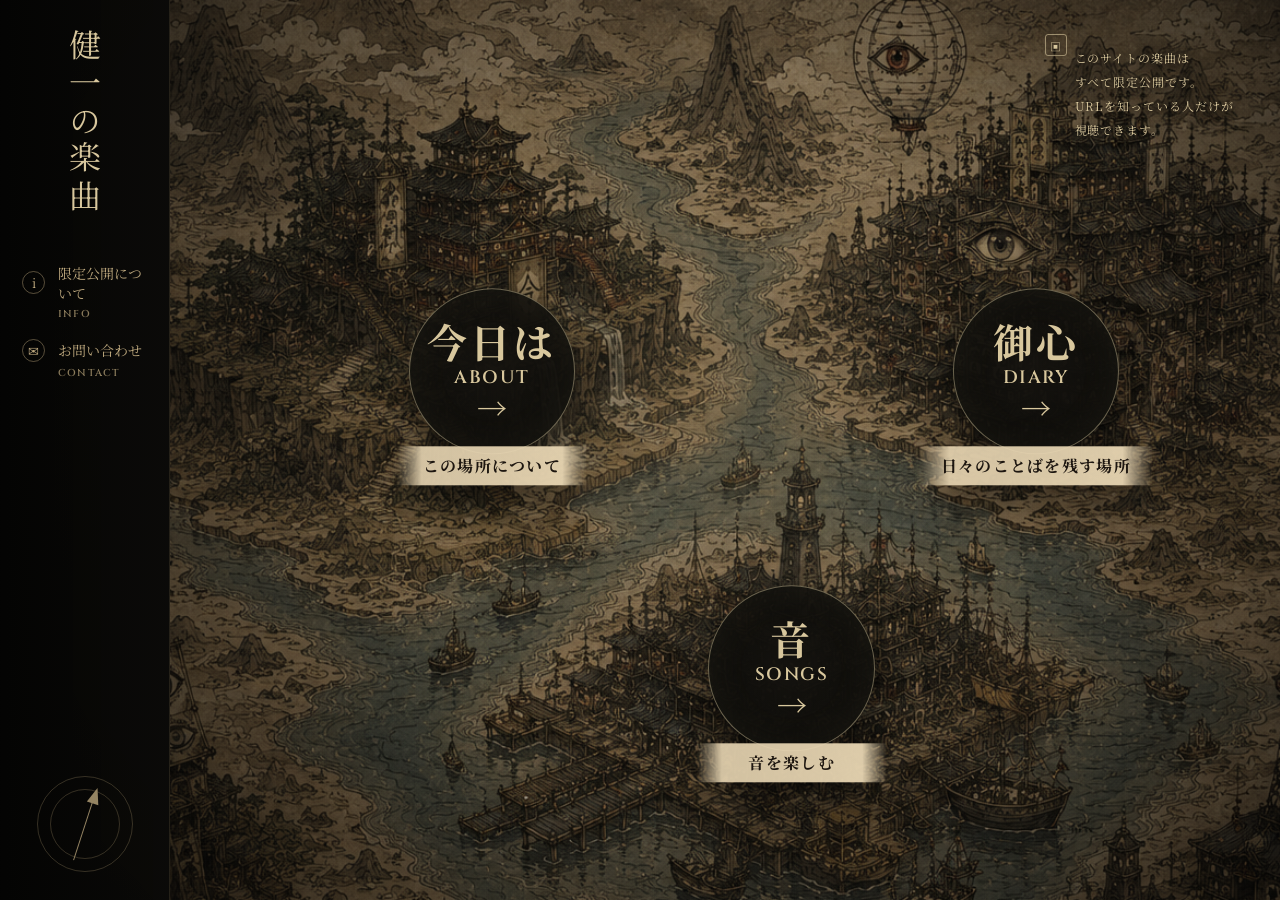
<file: index.html>
<!doctype html>
<html lang="ja">
<head>
  <meta charset="utf-8" />
  <meta name="viewport" content="width=device-width, initial-scale=1" />
  <title>健一の楽曲 | KENICHI MUSIC ARCHIVE</title>
  <link rel="preconnect" href="https://fonts.googleapis.com">
  <link rel="preconnect" href="https://fonts.gstatic.com" crossorigin>
  <link href="https://fonts.googleapis.com/css2?family=Cinzel:wght@400;600&family=Noto+Serif+JP:wght@400;600;700&display=swap" rel="stylesheet">
  <link rel="stylesheet" href="./style.css" />
</head>
<body>
  <main class="site">
    <aside class="sidebar">
      <div class="brand">
        <div class="brand-ja">健一の楽曲</div>
      </div>

      <nav class="side-menu" aria-label="補助メニュー">
        <a href="#info"><span class="icon">i</span><span>限定公開について</span><small>INFO</small></a>
        <a href="#contact"><span class="icon">✉</span><span>お問い合わせ</span><small>CONTACT</small></a>
      </nav>

      <div class="compass" aria-hidden="true">
        <div class="needle"></div>
      </div>
    </aside>

    <section class="map-stage" aria-label="健一の楽曲 トップページ">
      <div class="top-note">
        <span class="lock">▣</span>
        <p>このサイトの楽曲は<br>すべて限定公開です。<br>URLを知っている人だけが<br>視聴できます。</p>
      </div>

      <a class="map-link map-link-about" href="./about.html" aria-label="今日は 説明ページへ">
        <span class="circle">
          <strong style="font-size: 40px;">今日は</strong>
          <b>ABOUT</b>
          <i>→</i>
        </span>
        <span class="ribbon">この場所について</span>
      </a>

      <a class="map-link map-link-diary" href="./diary.html" aria-label="御心 日記ページへ">
        <span class="circle">
          <strong style="font-size: 40px;">御心</strong>
          <b>DIARY</b>
          <i>→</i>
        </span>
        <span class="ribbon">日々のことばを残す場所</span>
      </a>

      <a class="map-link map-link-songs" href="./songs.html" aria-label="音 楽曲一覧へ">
        <span class="circle">
          <strong style="font-size: 40px;">音</strong>
          <b>SONGS</b>
          <i>→</i>
        </span>
        <span class="ribbon">音を楽しむ</span>
      </a>
    </section>
  </main>
</body>
</html>
</file>
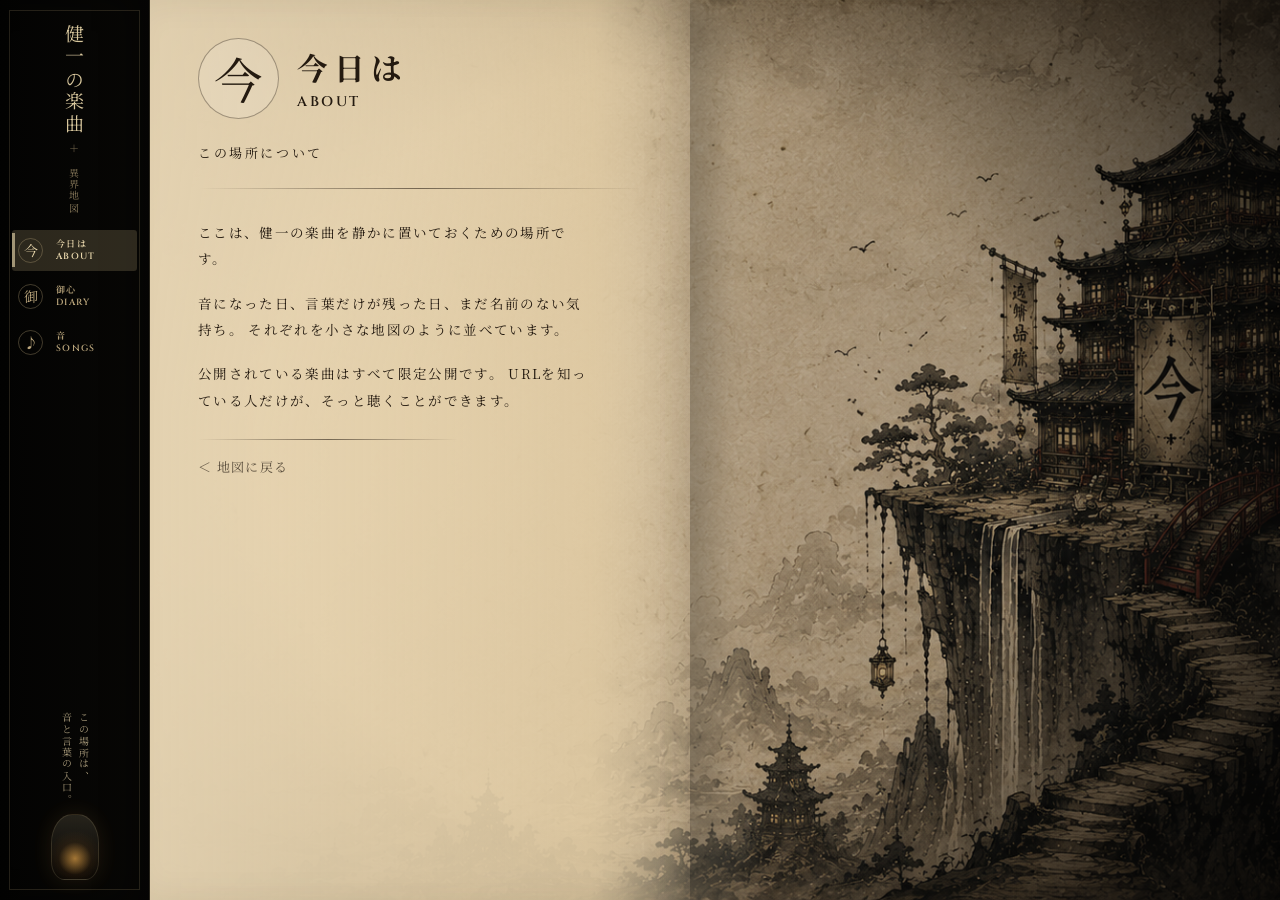
<file: about.html>
<!doctype html>
<html lang="ja">
<head>
  <meta charset="utf-8" />
  <meta name="viewport" content="width=device-width, initial-scale=1" />
  <title>今日は | ABOUT</title>
  <link rel="preconnect" href="https://fonts.googleapis.com">
  <link rel="preconnect" href="https://fonts.gstatic.com" crossorigin>
  <link href="https://fonts.googleapis.com/css2?family=Cinzel:wght@400;600&family=Noto+Serif+JP:wght@400;600;700&display=swap" rel="stylesheet">
  <link rel="stylesheet" href="./about.css" />
  <link rel="stylesheet" href="./common.css" />
</head>
<body>
  <main class="about-site">
    <aside class="page-sidebar">
      <a class="page-brand" href="./index.html" aria-label="トップページへ">
        <span>健一の楽曲</span>
        <small>＋ 異界地図</small>
      </a>

      <nav class="page-nav" aria-label="メインメニュー">
        <a class="active" href="./about.html"><span>今</span><small>今日は<br>ABOUT</small></a>
        <a href="./diary.html"><span>御</span><small>御心<br>DIARY</small></a>
        <a href="./songs.html"><span>♪</span><small>音<br>SONGS</small></a>
      </nav>

      <p class="page-copy">この場所は、<br>音と言葉の入口。</p>
      <div class="page-lantern" aria-hidden="true"></div>
    </aside>

    <section class="about-paper" aria-label="今日は 説明ページ">
      <header class="about-title">
        <div class="seal">今</div>
        <div>
          <h1>今日は</h1>
          <p class="en">ABOUT</p>
        </div>
      </header>

      <p class="lead">この場所について</p>
      <div class="divider"></div>

      <article class="about-text">
        <p>
          ここは、健一の楽曲を静かに置いておくための場所です。
        </p>
        <p>
          音になった日、言葉だけが残った日、まだ名前のない気持ち。
          それぞれを小さな地図のように並べています。
        </p>
        <p>
          公開されている楽曲はすべて限定公開です。
          URLを知っている人だけが、そっと聴くことができます。
        </p>
      </article>

      <div class="bottom-line"></div>
      <a class="back-link" href="./index.html">＜ 地図に戻る</a>
    </section>
  </main>
</body>
</html>
</file>
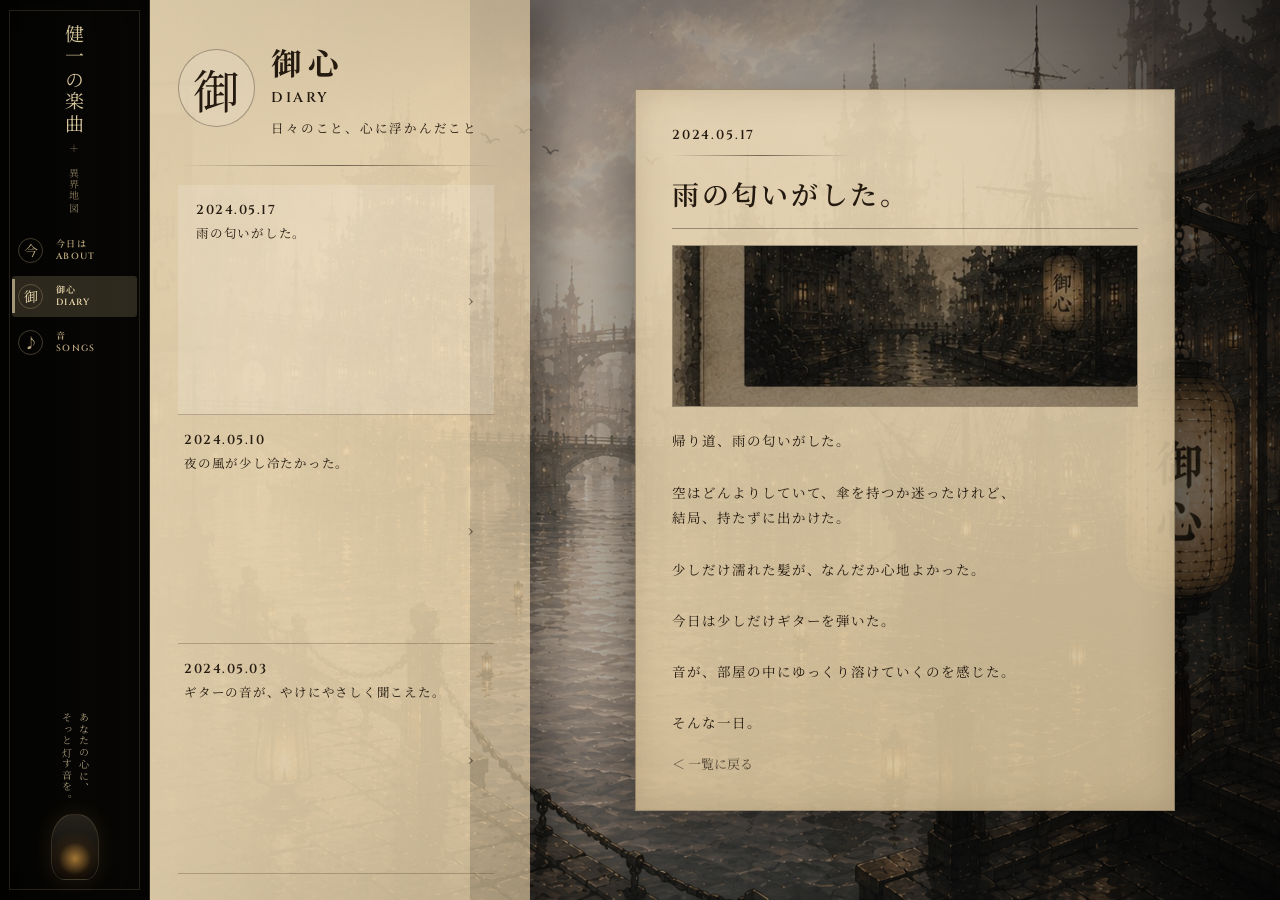
<file: diary.html>
<!doctype html>
<html lang="ja">
<head>
  <meta charset="utf-8" />
  <meta name="viewport" content="width=device-width, initial-scale=1" />
  <title>御心 | DIARY</title>
  <link rel="preconnect" href="https://fonts.googleapis.com">
  <link rel="preconnect" href="https://fonts.gstatic.com" crossorigin>
  <link href="https://fonts.googleapis.com/css2?family=Cinzel:wght@400;600&family=Noto+Serif+JP:wght@400;600;700&display=swap" rel="stylesheet">
  <link rel="stylesheet" href="./diary.css" />
  <link rel="stylesheet" href="./common.css" />
</head>
<body>
  <main class="diary-site">
    <aside class="page-sidebar">
      <a class="page-brand" href="./index.html" aria-label="トップページへ">
        <span>健一の楽曲</span>
        <small>＋ 異界地図</small>
      </a>

      <nav class="page-nav" aria-label="メインメニュー">
        <a href="./about.html"><span>今</span><small>今日は<br>ABOUT</small></a>
        <a class="active" href="./diary.html"><span>御</span><small>御心<br>DIARY</small></a>
        <a href="./songs.html"><span>♪</span><small>音<br>SONGS</small></a>
      </nav>

      <p class="page-copy">あなたの心に、<br>そっと灯す音を。</p>
      <div class="page-lantern" aria-hidden="true"></div>
    </aside>

    <section class="diary-index">
      <header class="diary-title">
        <div class="seal">御</div>
        <div>
          <h1>御心</h1>
          <p class="en">DIARY</p>
          <p class="lead">日々のこと、心に浮かんだこと</p>
        </div>
      </header>

      <div class="divider"></div>
      <div id="entryList" class="entry-list" aria-label="日記一覧"></div>
    </section>

    <section class="diary-article" aria-live="polite">
      <article class="paper-card" id="article">
        <p class="article-date" id="articleDate"></p>
        <div class="mini-divider"></div>
        <h2 id="articleTitle">読み込み中...</h2>
        <div class="article-image-wrap" id="articleImageWrap" hidden>
          <img id="articleImage" alt="" />
        </div>
        <div class="article-body" id="articleBody"></div>
        <a class="back-link" href="#list">＜ 一覧に戻る</a>
      </article>
    </section>
  </main>

  <script src="./diary.js"></script>
</body>
</html>
</file>
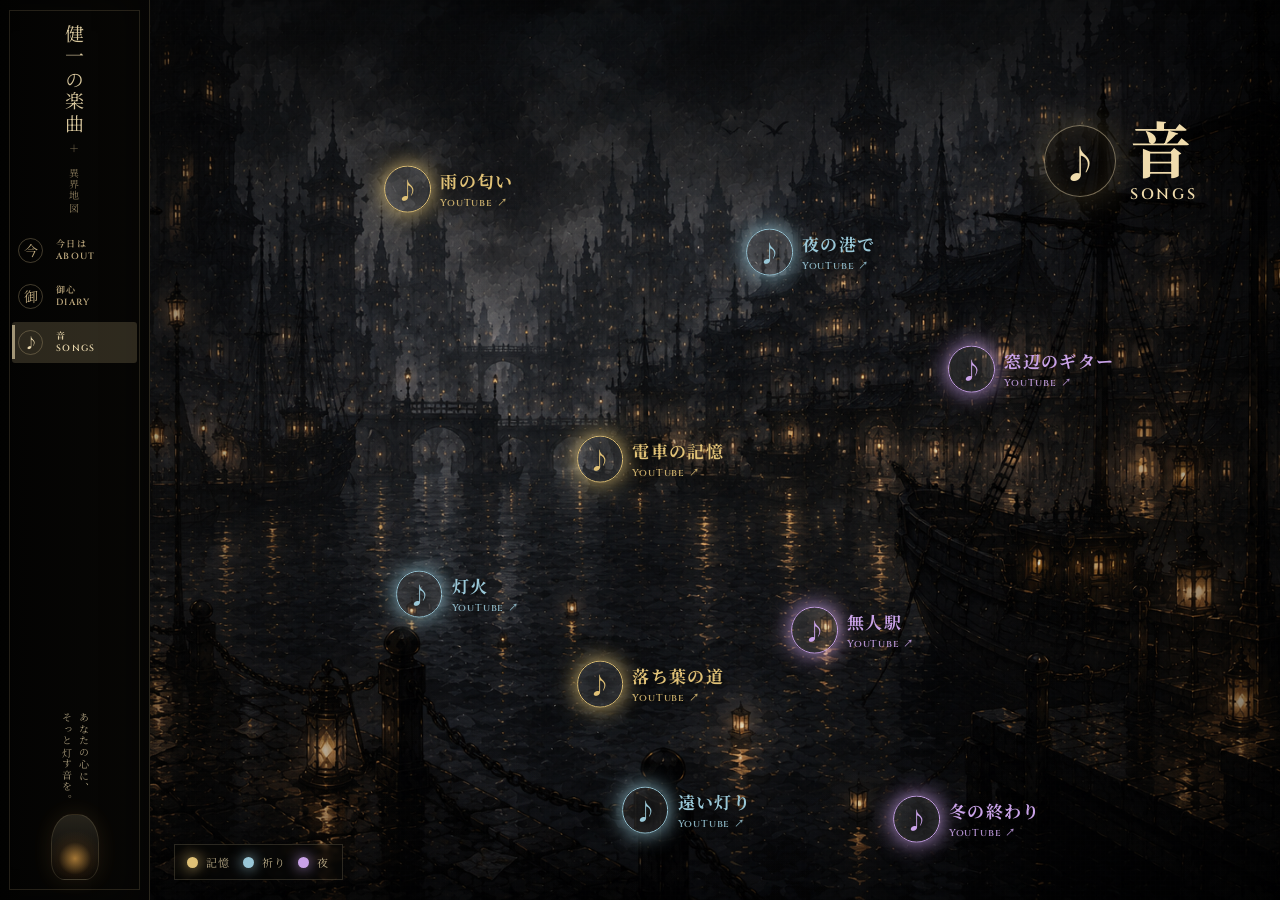
<file: songs.html>
<!doctype html>
<html lang="ja">
<head>
  <meta charset="utf-8" />
  <meta name="viewport" content="width=device-width, initial-scale=1" />
  <title>音 | SONGS</title>
  <link rel="preconnect" href="https://fonts.googleapis.com">
  <link rel="preconnect" href="https://fonts.gstatic.com" crossorigin>
  <link href="https://fonts.googleapis.com/css2?family=Cinzel:wght@400;600&family=Noto+Serif+JP:wght@400;600;700&display=swap" rel="stylesheet">
  <link rel="stylesheet" href="./songs.css" />
  <link rel="stylesheet" href="./common.css" />
</head>
<body>
  <main class="songs-site">
    <aside class="page-sidebar">
      <a class="page-brand" href="./index.html" aria-label="トップページへ">
        <span>健一の楽曲</span>
        <small>＋ 異界地図</small>
      </a>

      <nav class="page-nav" aria-label="メインメニュー">
        <a href="./about.html"><span>今</span><small>今日は<br>ABOUT</small></a>
        <a href="./diary.html"><span>御</span><small>御心<br>DIARY</small></a>
        <a class="active" href="./songs.html"><span>♪</span><small>音<br>SONGS</small></a>
      </nav>

      <p class="page-copy">あなたの心に、<br>そっと灯す音を。</p>
      <div class="page-lantern" aria-hidden="true"></div>
    </aside>

    <section class="songs-stage" aria-label="音 楽曲一覧">
      <header class="songs-title">
        <p class="seal">♪</p>
        <div>
          <h1>音</h1>
          <p>SONGS</p>
        </div>
      </header>

      <section class="songs-legend" aria-label="曲の種類">
        <p><i class="tone tone-diary"></i>記憶</p>
        <p><i class="tone tone-prayer"></i>祈り</p>
        <p><i class="tone tone-night"></i>夜</p>
      </section>

      <div id="songList" class="song-list" aria-live="polite"></div>

    </section>
  </main>

  <template id="songTemplate">
    <a class="song-pin" target="_blank" rel="noopener noreferrer">
      <span class="orb">♪</span>
      <span class="song-body">
        <strong></strong>
        <small>YouTube ↗</small>
      </span>
    </a>
  </template>

  <script src="./songs.js"></script>
</body>
</html>
</file>
<file: style.css>
:root {
  --ink: #0e0d0a;
  --panel: rgba(9, 9, 7, .86);
  --gold: #bca77d;
  --gold-soft: #d8c79d;
  --paper: #e7d5b2;
  --line: rgba(207, 184, 134, .28);
}

* { box-sizing: border-box; }

body {
  margin: 0;
  min-height: 100vh;
  color: var(--gold-soft);
  background: #080806;
  font-family: "Noto Serif JP", serif;
  overflow-x: hidden;
}

.site {
  min-height: 100vh;
  display: grid;
  grid-template-columns: 170px 1fr;
  background:
    radial-gradient(circle at 50% 45%, transparent 48%, rgba(0,0,0,.5) 83%, rgba(0,0,0,.9) 100%);
}

.sidebar {
  position: relative;
  z-index: 5;
  min-height: 100vh;
  padding: 28px 22px;
  background: linear-gradient(90deg, rgba(4,4,3,.96), rgba(12,11,9,.82));
  border-right: 1px solid rgba(188,167,125,.18);
  display: flex;
  flex-direction: column;
  align-items: center;
}

.brand { text-align: center; margin-bottom: 46px; }
.brand-ja {
  writing-mode: vertical-rl;
  text-orientation: upright;
  letter-spacing: .18em;
  font-size: 32px;
  line-height: 1.55;
}
.brand-en {
  margin-top: 22px;
  font: 600 12px/1.35 "Cinzel", serif;
  letter-spacing: .12em;
  color: rgba(188,167,125,.68);
}

.side-menu { width: 100%; display: grid; gap: 18px; }
.side-menu a, .side-menu button {
  all: unset;
  cursor: pointer;
  display: grid;
  grid-template-columns: 24px 1fr;
  column-gap: 12px;
  align-items: center;
  color: var(--gold);
  font-size: 14px;
}
.side-menu small {
  grid-column: 2;
  margin-top: 4px;
  font: 600 10px "Cinzel", serif;
  letter-spacing: .12em;
  color: rgba(188,167,125,.72);
}
.icon {
  width: 23px; height: 23px;
  border: 1px solid rgba(188,167,125,.45);
  border-radius: 50%;
  display: grid; place-items: center;
  font-size: 13px;
}

.compass {
  margin-top: auto;
  width: 96px; height: 96px;
  border: 1px solid rgba(188,167,125,.34);
  border-radius: 50%;
  position: relative;
  opacity: .78;
}
.compass::before, .compass::after {
  content: "";
  position: absolute;
  inset: 12px;
  border: 1px solid rgba(188,167,125,.18);
  border-radius: 50%;
}
.needle {
  position: absolute;
  left: 50%; top: 11px;
  width: 1px; height: 74px;
  background: var(--gold);
  transform: translateX(-50%) rotate(18deg);
}
.needle::after {
  content: "";
  position: absolute;
  left: -5px; top: -2px;
  border-left: 6px solid transparent;
  border-right: 6px solid transparent;
  border-bottom: 16px solid var(--gold);
}

.map-stage {
  position: relative;
  min-height: 100vh;
  overflow: hidden;
  background-image:
    linear-gradient(rgba(0,0,0,.12), rgba(0,0,0,.18)),
    url("./assets/背景画像.png");
  background-size: cover;
  background-position: center;
}
.map-stage::before {
  content: "";
  position: absolute; inset: 0;
  background:
    radial-gradient(circle at 50% 47%, rgba(255,232,180,.08), transparent 35%),
    radial-gradient(circle, transparent 42%, rgba(0,0,0,.62) 100%);
  pointer-events: none;
}
.map-stage::after {
  content: "";
  position: absolute; inset: 0;
  background-image:
    linear-gradient(rgba(255,255,255,.025) 1px, transparent 1px),
    linear-gradient(90deg, rgba(255,255,255,.018) 1px, transparent 1px);
  background-size: 5px 5px;
  mix-blend-mode: overlay;
  opacity: .35;
  pointer-events: none;
}

.top-note {
  position: absolute;
  z-index: 2;
  right: 46px;
  top: 34px;
  display: flex;
  gap: 8px;
  align-items: flex-start;
  color: #d8c79d;
  text-shadow: 0 2px 8px #000;
  font-size: 12px;
  line-height: 2;
  letter-spacing: .08em;
}
.lock {
  border: 1px solid rgba(216,199,157,.6);
  width: 22px; height: 22px;
  display: grid; place-items: center;
  border-radius: 3px;
  font-size: 11px;
}

.map-link {
  position: absolute;
  z-index: 3;
  transform: translate(-50%, -50%);
  text-decoration: none;
  color: var(--gold-soft);
  display: grid;
  place-items: center;
  filter: drop-shadow(0 18px 24px rgba(0,0,0,.65));
}
.circle {
  width: clamp(138px, 13vw, 190px);
  aspect-ratio: 1;
  border-radius: 50%;
  display: grid;
  place-items: center;
  align-content: center;
  gap: 4px;
  background: radial-gradient(circle, rgba(22,20,16,.88), rgba(10,10,8,.92));
  border: 1px solid rgba(216,199,157,.45);
  box-shadow: inset 0 0 42px rgba(216,199,157,.06);
  transition: transform .35s ease, border-color .35s ease, box-shadow .35s ease;
}
.circle strong {
  font-size: clamp(34px, 4vw, 55px);
  line-height: 1;
  font-weight: 700;
  letter-spacing: .08em;
}
.circle em {
  font-style: normal;
  font-size: 16px;
  letter-spacing: .18em;
}
.circle b {
  font: 600 18px "Cinzel", serif;
  letter-spacing: .08em;
}
.circle i {
  font-style: normal;
  font-size: 30px;
  line-height: .9;
}
.ribbon {
  margin-top: -8px;
  min-width: 190px;
  padding: 8px 22px;
  color: #1d1610;
  text-align: center;
  font-weight: 700;
  letter-spacing: .08em;
  background: linear-gradient(90deg, transparent, rgba(231,213,178,.9) 13%, rgba(231,213,178,.95) 87%, transparent);
}
.map-link:hover .circle {
  transform: scale(1.04);
  border-color: rgba(241,222,170,.9);
  box-shadow: inset 0 0 54px rgba(216,199,157,.13), 0 0 22px rgba(216,199,157,.16);
}

.map-link-about { left: 29%; top: 43%; }
.map-link-diary { left: 78%; top: 43%; }
.map-link-songs { left: 56%; top: 76%; }

@media (max-width: 900px) {
  .site { grid-template-columns: 1fr; }
  .sidebar {
    min-height: auto;
    height: auto;
    padding: 14px 18px;
    flex-direction: row;
    justify-content: space-between;
  }
  .brand-ja { writing-mode: horizontal-tb; font-size: 22px; }
  .brand-en, .compass, .side-menu { display: none; }
  .map-stage { min-height: calc(100vh - 68px); background-position: center; }
  .top-note { right: 18px; top: 16px; font-size: 12px; line-height: 1.7; }
  .map-link-about { left: 31%; top: 42%; }
  .map-link-diary { left: 70%; top: 45%; }
  .map-link-songs { left: 50%; top: 74%; }
  .ribbon { min-width: 150px; font-size: 12px; padding: 7px 12px; }
}

@media (max-width: 560px) {
  .map-stage {
    min-height: 760px;
    background-size: auto 100%;
  }
  .top-note { display: none; }
  .circle { width: 124px; }
  .circle strong { font-size: 32px; }
  .circle em { font-size: 12px; }
  .circle b { font-size: 14px; }
  .ribbon { min-width: 136px; font-size: 11px; }
  .map-link-about { left: 34%; top: 31%; }
  .map-link-diary { left: 66%; top: 51%; }
  .map-link-songs { left: 50%; top: 73%; }
}
</file>
<file: about.css>
:root {
  --ink: #241a10;
  --dark: #070706;
  --gold: #bca77d;
  --gold-soft: #d8c79d;
  --paper: rgba(223, 205, 169, .86);
  --paper-strong: rgba(234, 218, 184, .9);
  --line: rgba(72, 52, 32, .32);
}

* { box-sizing: border-box; }
body {
  margin: 0;
  min-height: 100vh;
  color: var(--ink);
  background: #090806;
  font-family: "Noto Serif JP", serif;
  overflow-x: hidden;
}

.about-site {
  min-height: 100vh;
  display: grid;
  grid-template-columns: 170px 1fr;
  background-image:
    linear-gradient(90deg, rgba(0,0,0,.92) 0 170px, rgba(232,214,180,.70) 170px 47%, rgba(0,0,0,.08) 62%, rgba(0,0,0,.22) 100%),
    radial-gradient(circle at 32% 46%, rgba(244,228,190,.52), transparent 34%),
    url("./assets/about-bg.png");
  background-size: auto, auto, cover;
  background-position: center;
}

.about-site::after {
  content: "";
  position: fixed;
  inset: 0;
  pointer-events: none;
  background:
    radial-gradient(circle, transparent 48%, rgba(0,0,0,.72) 100%),
    linear-gradient(rgba(255,255,255,.025) 1px, transparent 1px),
    linear-gradient(90deg, rgba(255,255,255,.018) 1px, transparent 1px);
  background-size: auto, 5px 5px, 5px 5px;
  mix-blend-mode: multiply;
}

.about-sidebar {
  position: relative;
  z-index: 2;
  min-height: 100vh;
  padding: 28px 16px;
  color: var(--gold-soft);
  border-right: 1px solid rgba(188,167,125,.22);
  background: linear-gradient(90deg, rgba(3,3,2,.96), rgba(13,12,9,.86));
  display: flex;
  flex-direction: column;
  align-items: center;
}
.vertical-brand {
  writing-mode: vertical-rl;
  text-orientation: upright;
  color: var(--gold-soft);
  text-decoration: none;
  letter-spacing: .2em;
  font-size: 23px;
  line-height: 1.7;
  margin-bottom: 28px;
}
.compass {
  width: 78px;
  height: 78px;
  border: 1px solid rgba(188,167,125,.34);
  border-radius: 50%;
  position: relative;
  margin: 4px 0 28px;
  opacity: .75;
}
.compass::before,
.compass::after {
  content: "";
  position: absolute;
  inset: 12px;
  border: 1px solid rgba(188,167,125,.18);
  border-radius: 50%;
}
.compass span {
  position: absolute;
  left: 50%;
  top: 10px;
  width: 1px;
  height: 58px;
  background: var(--gold);
  transform: translateX(-50%) rotate(20deg);
}
.about-nav { width: 100%; display: grid; gap: 10px; }
.about-nav a {
  text-decoration: none;
  color: var(--gold);
  display: grid;
  grid-template-columns: 42px 1fr;
  align-items: center;
  gap: 10px;
  padding: 13px 10px;
  border-radius: 4px;
  transition: background .25s ease, color .25s ease;
}
.about-nav a.active,
.about-nav a:hover { background: rgba(188,167,125,.22); color: #ead8ad; }
.about-nav span {
  width: 34px;
  height: 34px;
  display: grid;
  place-items: center;
  border: 1px solid rgba(188,167,125,.34);
  border-radius: 50%;
  font-size: 18px;
}
.about-nav small {
  font: 600 11px/1.5 "Cinzel", "Noto Serif JP", serif;
  letter-spacing: .14em;
}
.side-copy {
  margin-top: auto;
  writing-mode: vertical-rl;
  letter-spacing: .2em;
  line-height: 1.9;
  color: rgba(216,199,157,.78);
  font-size: 13px;
}

.about-paper {
  position: relative;
  z-index: 1;
  width: min(610px, calc(100vw - 210px));
  min-height: 100vh;
  padding: clamp(46px, 6vw, 76px) clamp(34px, 5vw, 74px);
  background:
    linear-gradient(90deg, rgba(232,214,180,.93), rgba(222,200,160,.72) 82%, rgba(222,200,160,.08)),
    radial-gradient(circle at 24% 12%, rgba(255,255,255,.24), transparent 36%);
  box-shadow: 24px 0 40px rgba(0,0,0,.28), inset -18px 0 34px rgba(52,38,23,.08);
}
.about-title {
  display: flex;
  align-items: center;
  gap: 28px;
  margin-bottom: 34px;
}
.seal {
  width: 104px;
  aspect-ratio: 1;
  border-radius: 50%;
  border: 1px solid rgba(36,26,16,.36);
  display: grid;
  place-items: center;
  font-size: 58px;
  background: rgba(255,255,255,.12);
}
h1 { margin: 0; font-size: 35px; letter-spacing: .2em; font-weight: 700; }
.en { margin: 6px 0 0; font: 600 17px "Cinzel", serif; letter-spacing: .18em; }
.lead { margin: 0; letter-spacing: .2em; font-size: 15px; }
.divider,
.bottom-line {
  height: 1px;
  background: linear-gradient(90deg, transparent, rgba(36,26,16,.58), transparent);
}
.divider { margin: 30px 0 36px; }
.bottom-line { margin: 42px 0 22px; max-width: 260px; }
.about-text { max-width: 420px; }
.about-text p {
  margin: 0 0 22px;
  line-height: 2.25;
  letter-spacing: .1em;
  font-size: 15px;
}
.about-cards {
  display: grid;
  grid-template-columns: 1fr 1fr;
  gap: 16px;
  max-width: 460px;
  margin-top: 34px;
}
.about-card {
  min-height: 138px;
  padding: 18px 16px;
  text-decoration: none;
  color: var(--ink);
  border: 1px solid rgba(36,26,16,.24);
  background: rgba(255,255,255,.13);
  box-shadow: inset 0 0 24px rgba(80,58,34,.08);
  transition: transform .25s ease, background .25s ease;
}
.about-card:hover { transform: translateY(-3px); background: rgba(255,255,255,.22); }
.card-mark {
  width: 34px;
  height: 34px;
  border: 1px solid rgba(36,26,16,.28);
  border-radius: 50%;
  display: grid;
  place-items: center;
  margin-bottom: 14px;
}
.about-card strong { display: block; font-size: 20px; letter-spacing: .12em; margin-bottom: 8px; }
.about-card small { display: block; line-height: 1.8; letter-spacing: .08em; }
.back-link { color: rgba(36,26,16,.72); text-decoration: none; letter-spacing: .1em; }
.back-link:hover { text-decoration: underline; }

@media (max-width: 980px) {
  .about-site { grid-template-columns: 1fr; }
  .about-sidebar {
    min-height: auto;
    padding: 12px 16px;
    flex-direction: row;
    justify-content: space-between;
  }
  .vertical-brand { writing-mode: horizontal-tb; margin: 0; font-size: 20px; }
  .compass, .side-copy { display: none; }
  .about-nav { width: auto; grid-auto-flow: column; }
  .about-nav a { grid-template-columns: 30px; padding: 8px; }
  .about-nav small { display: none; }
  .about-paper { width: 100%; min-height: calc(100vh - 66px); }
}

@media (max-width: 560px) {
  .about-paper { padding: 34px 24px 44px; }
  .about-title { align-items: flex-start; gap: 16px; }
  .seal { width: 72px; font-size: 40px; }
  h1 { font-size: 28px; }
  .lead { font-size: 13px; }
  .about-cards { grid-template-columns: 1fr; }
}

/* ===== Desktop compact: fit one screen ===== */
@media (min-width: 981px) {
  body { overflow: hidden; }

  .about-site {
    grid-template-columns: 150px 1fr;
    background-image:
      linear-gradient(90deg, rgba(0,0,0,.92) 0 150px, rgba(232,214,180,.70) 150px 46%, rgba(0,0,0,.08) 60%, rgba(0,0,0,.22) 100%),
      radial-gradient(circle at 31% 45%, rgba(244,228,190,.52), transparent 32%),
      url("./assets/about-bg.png");
  }

  .about-paper {
    width: min(540px, calc(100vw - 180px));
    height: 100vh;
    min-height: 0;
    padding: clamp(30px, 4.2vh, 46px) clamp(26px, 3.8vw, 48px);
    overflow: hidden;
  }

  .about-title {
    gap: 18px;
    margin-bottom: clamp(18px, 2.7vh, 28px);
  }

  .seal { width: clamp(74px, 9vh, 90px); font-size: clamp(40px, 5.4vh, 50px); }
  h1 { font-size: clamp(27px, 3.4vh, 32px); }
  .en { font-size: 14px; margin-top: 3px; }
  .lead { font-size: 13px; }
  .divider { margin: clamp(18px, 3vh, 26px) 0 clamp(20px, 3.4vh, 30px); }

  .about-text { max-width: 390px; }
  .about-text p {
    margin-bottom: clamp(12px, 2.2vh, 18px);
    line-height: 1.95;
    font-size: 13.5px;
  }

  .about-cards {
    max-width: 410px;
    gap: 12px;
    margin-top: clamp(18px, 3vh, 26px);
  }
  .about-card {
    min-height: 106px;
    padding: 13px 13px;
  }
  .card-mark {
    width: 28px;
    height: 28px;
    margin-bottom: 9px;
  }
  .about-card strong { font-size: 17px; margin-bottom: 5px; }
  .about-card small { line-height: 1.55; font-size: 12px; }
  .bottom-line { margin: clamp(18px, 3vh, 26px) 0 14px; }
  .back-link { font-size: 13px; }
}
</file>
<file: common.css>
:root {
  --sidebar-width: 170px;
  --gold: #bca77d;
  --gold-soft: #d8c79d;
}

.page-sidebar {
  position: relative;
  z-index: 10;
  min-height: 100vh;
  padding: 24px 14px 22px;
  color: var(--gold-soft);
  border-right: 1px solid rgba(188,167,125,.22);
  background:
    linear-gradient(90deg, rgba(3,3,2,.98), rgba(9,8,6,.93));
  box-shadow: inset -20px 0 28px rgba(0,0,0,.34);
  display: flex;
  flex-direction: column;
  align-items: center;
}
.page-sidebar::before {
  content: "";
  position: absolute;
  inset: 14px 12px;
  border: 1px solid rgba(188,167,125,.18);
  pointer-events: none;
}
.page-brand {
  position: relative;
  z-index: 1;
  display: grid;
  justify-items: center;
  gap: 10px;
  margin: 18px 0 24px;
  color: var(--gold-soft);
  text-decoration: none;
}
.page-brand span {
  writing-mode: vertical-rl;
  text-orientation: upright;
  letter-spacing: .22em;
  font-size: 22px;
  line-height: 1.65;
}
.page-brand small {
  writing-mode: vertical-rl;
  text-orientation: upright;
  font-size: 12px;
  letter-spacing: .22em;
  color: rgba(188,167,125,.72);
}
.page-compass {
  position: relative;
  width: 70px;
  height: 70px;
  margin: 0 0 26px;
  border: 1px solid rgba(188,167,125,.34);
  border-radius: 50%;
  opacity: .76;
}
.page-compass::before,
.page-compass::after {
  content: "";
  position: absolute;
  inset: 10px;
  border: 1px solid rgba(188,167,125,.18);
  border-radius: 50%;
}
.page-compass span {
  position: absolute;
  left: 50%;
  top: 9px;
  width: 1px;
  height: 52px;
  background: var(--gold);
  transform: translateX(-50%) rotate(20deg);
}
.page-nav,
.page-subnav {
  position: relative;
  z-index: 1;
  width: 100%;
  display: grid;
}
.page-nav { gap: 8px; }
.page-nav a,
.page-subnav a {
  text-decoration: none;
  color: var(--gold);
  display: grid;
  grid-template-columns: 36px 1fr;
  align-items: center;
  gap: 10px;
  padding: 12px 8px;
  border-radius: 3px;
  transition: background .25s ease, color .25s ease, transform .25s ease;
}
.page-nav a.active,
.page-nav a:hover,
.page-subnav a:hover {
  background: rgba(188,167,125,.22);
  color: #ead8ad;
}
.page-nav a.active::before {
  content: "";
  position: absolute;
  left: 0;
  width: 3px;
  height: 42px;
  background: rgba(234,216,173,.62);
}
.page-nav span,
.page-subnav span {
  width: 30px;
  height: 30px;
  display: grid;
  place-items: center;
  border: 1px solid rgba(188,167,125,.34);
  border-radius: 50%;
  font-size: 17px;
}
.page-subnav span { font-size: 13px; }
.page-nav small,
.page-subnav small {
  font: 600 11px/1.45 "Cinzel", "Noto Serif JP", serif;
  letter-spacing: .14em;
}
.page-subnav {
  margin-top: 28px;
  padding-top: 22px;
  border-top: 1px solid rgba(188,167,125,.14);
  gap: 7px;
}
.page-copy {
  position: relative;
  z-index: 1;
  margin: auto 0 18px;
  writing-mode: vertical-rl;
  text-orientation: upright;
  color: rgba(216,199,157,.78);
  font-size: 12px;
  letter-spacing: .18em;
  line-height: 1.8;
}
.page-lantern {
  position: relative;
  z-index: 1;
  width: 62px;
  height: 86px;
  margin-bottom: 14px;
  border: 1px solid rgba(188,167,125,.22);
  border-radius: 44% 44% 28% 28%;
  background:
    radial-gradient(circle at 50% 68%, rgba(255,183,81,.72), rgba(130,79,28,.18) 33%, transparent 58%),
    linear-gradient(rgba(216,199,157,.18), rgba(0,0,0,.12));
  box-shadow: 0 0 22px rgba(255,183,81,.12);
  opacity: .86;
}

@media (max-width: 900px) {
  .about-site,
  .diary-site,
  .songs-site { grid-template-columns: 1fr !important; }
  .page-sidebar {
    min-height: auto;
    height: auto;
    padding: 12px 14px;
    flex-direction: row;
    justify-content: space-between;
    gap: 10px;
  }
  .page-sidebar::before,
  .page-compass,
  .page-subnav,
  .page-copy,
  .page-lantern { display: none; }
  .page-brand { margin: 0; display: block; }
  .page-brand span { writing-mode: horizontal-tb; font-size: 20px; letter-spacing: .08em; }
  .page-brand small { display: none; }
  .page-nav { width: auto; display: flex; gap: 6px; }
  .page-nav a { grid-template-columns: 1fr; padding: 8px 10px; text-align: center; }
  .page-nav span { display: none; }
  .page-nav small { font-size: 10px; line-height: 1.25; }
  .page-nav a.active::before { display: none; }
}

/* ===== Desktop compact layout: about / diary / songs only ===== */
@media (min-width: 981px) {
  :root { --sidebar-width: 150px; }

  .about-site,
  .diary-site,
  .songs-site {
    height: 100vh;
    min-height: 100vh;
    overflow: hidden;
  }

  .page-sidebar {
    min-height: 100vh;
    padding: 16px 12px 14px;
  }

  .page-sidebar::before { inset: 10px 9px; }

  .page-brand {
    gap: 7px;
    margin: 8px 0 16px;
  }

  .page-brand span {
    font-size: 19px;
    line-height: 1.45;
    letter-spacing: .18em;
  }

  .page-brand small {
    font-size: 10px;
    letter-spacing: .18em;
  }

  .page-compass {
    width: 56px;
    height: 56px;
    margin-bottom: 16px;
  }
  .page-compass::before,
  .page-compass::after { inset: 8px; }
  .page-compass span {
    top: 7px;
    height: 42px;
  }

  .page-nav { gap: 5px; }
  .page-nav a,
  .page-subnav a {
    grid-template-columns: 30px 1fr;
    gap: 8px;
    padding: 8px 6px;
  }

  .page-nav span,
  .page-subnav span {
    width: 25px;
    height: 25px;
    font-size: 14px;
  }

  .page-nav small,
  .page-subnav small {
    font-size: 9px;
    line-height: 1.35;
  }

  .page-nav a.active::before { height: 34px; }

  .page-subnav {
    margin-top: 18px;
    padding-top: 14px;
    gap: 4px;
  }

  .page-copy {
    margin: auto 0 10px;
    font-size: 10px;
    line-height: 1.65;
    letter-spacing: .15em;
  }

  .page-lantern {
    width: 48px;
    height: 66px;
    margin-bottom: 6px;
  }
}
</file>
<file: diary.css>
:root {
  --ink: #241a10;
  --dark: #070706;
  --gold: #bca77d;
  --gold-soft: #d8c79d;
  --paper: rgba(218, 198, 160, .84);
  --paper-strong: rgba(232, 214, 180, .9);
  --line: rgba(73, 52, 32, .28);
}

* { box-sizing: border-box; }
html { scroll-behavior: smooth; }
body {
  margin: 0;
  min-height: 100vh;
  color: var(--ink);
  background: #090806;
  font-family: "Noto Serif JP", serif;
  overflow-x: hidden;
}

.diary-site {
  min-height: 100vh;
  display: grid;
  grid-template-columns: 170px minmax(330px, 430px) 1fr;
  background-image:
    linear-gradient(90deg, rgba(0,0,0,.92) 0 170px, rgba(235,216,180,.58) 170px 520px, rgba(0,0,0,.28) 520px),
    radial-gradient(circle at 55% 50%, rgba(232,214,180,.18), transparent 38%),
    url("./assets/diary-bg.png");
  background-size: auto, auto, cover;
  background-position: center;
}

.diary-site::after {
  content: "";
  position: fixed;
  inset: 0;
  pointer-events: none;
  background:
    radial-gradient(circle, transparent 48%, rgba(0,0,0,.75) 100%),
    linear-gradient(rgba(255,255,255,.025) 1px, transparent 1px),
    linear-gradient(90deg, rgba(255,255,255,.018) 1px, transparent 1px);
  background-size: auto, 5px 5px, 5px 5px;
  mix-blend-mode: multiply;
}

.diary-sidebar {
  position: relative;
  z-index: 2;
  min-height: 100vh;
  padding: 28px 16px;
  color: var(--gold-soft);
  border-right: 1px solid rgba(188,167,125,.22);
  background: linear-gradient(90deg, rgba(3,3,2,.96), rgba(13,12,9,.86));
  display: flex;
  flex-direction: column;
  align-items: center;
}
.vertical-brand {
  writing-mode: vertical-rl;
  text-orientation: upright;
  color: var(--gold-soft);
  text-decoration: none;
  letter-spacing: .2em;
  font-size: 23px;
  line-height: 1.7;
  margin-bottom: 40px;
}
.diary-nav { width: 100%; display: grid; gap: 10px; }
.diary-nav a {
  text-decoration: none;
  color: var(--gold);
  display: grid;
  grid-template-columns: 42px 1fr;
  align-items: center;
  gap: 10px;
  padding: 13px 10px;
  border-radius: 4px;
  transition: background .25s ease, color .25s ease;
}
.diary-nav a.active,
.diary-nav a:hover { background: rgba(188,167,125,.22); color: #ead8ad; }
.diary-nav span {
  width: 34px;
  height: 34px;
  display: grid;
  place-items: center;
  border: 1px solid rgba(188,167,125,.34);
  border-radius: 50%;
  font-size: 18px;
}
.diary-nav small {
  font: 600 11px/1.5 "Cinzel", "Noto Serif JP", serif;
  letter-spacing: .14em;
}
.side-copy {
  margin-top: auto;
  writing-mode: vertical-rl;
  letter-spacing: .2em;
  line-height: 1.9;
  color: rgba(216,199,157,.78);
  font-size: 13px;
}

.diary-index {
  position: relative;
  z-index: 1;
  min-height: 100vh;
  padding: 58px 38px 42px;
  background:
    linear-gradient(90deg, rgba(229,210,174,.9), rgba(222,200,160,.66)),
    radial-gradient(circle at 30% 15%, rgba(255,255,255,.25), transparent 30%);
  box-shadow: 22px 0 36px rgba(0,0,0,.34);
}
.diary-title { display: flex; align-items: center; gap: 22px; }
.seal {
  width: 94px;
  aspect-ratio: 1;
  border-radius: 50%;
  border: 1px solid rgba(36,26,16,.34);
  display: grid;
  place-items: center;
  font-size: 52px;
  background: rgba(255,255,255,.13);
}
h1 { margin: 0; font-size: 34px; letter-spacing: .18em; }
.en { margin: 4px 0 22px; font: 600 17px "Cinzel", serif; letter-spacing: .18em; }
.lead { margin: 0; letter-spacing: .18em; font-size: 14px; }
.divider,
.mini-divider {
  height: 1px;
  background: linear-gradient(90deg, transparent, rgba(36,26,16,.58), transparent);
}
.divider { margin: 36px 0 28px; }
.mini-divider { margin: 14px 0 28px; max-width: 180px; }
.entry-list { display: grid; gap: 0; }
.entry-button {
  width: 100%;
  border: 0;
  border-bottom: 1px solid var(--line);
  background: transparent;
  color: var(--ink);
  font: inherit;
  text-align: left;
  padding: 20px 8px;
  cursor: pointer;
  display: grid;
  grid-template-columns: 1fr 20px;
  gap: 10px;
  transition: background .25s ease, padding-left .25s ease;
}
.entry-button:hover,
.entry-button.active { background: rgba(255,255,255,.15); padding-left: 18px; }
.entry-date { display: block; font: 600 15px "Cinzel", serif; letter-spacing: .12em; margin-bottom: 8px; }
.entry-title { display: block; line-height: 1.7; letter-spacing: .06em; }
.entry-arrow { align-self: center; opacity: .65; }

.diary-article {
  position: relative;
  z-index: 1;
  min-height: 100vh;
  display: grid;
  place-items: center;
  padding: 44px clamp(26px, 5vw, 80px);
}
.paper-card {
  width: min(620px, 100%);
  min-height: 620px;
  padding: clamp(30px, 4vw, 54px);
  color: var(--ink);
  background:
    linear-gradient(rgba(232,214,180,.87), rgba(220,198,157,.87)),
    radial-gradient(circle at 50% 20%, rgba(255,255,255,.22), transparent 38%);
  border: 1px solid rgba(58,42,26,.38);
  box-shadow: 0 24px 60px rgba(0,0,0,.5), inset 0 0 34px rgba(76,55,34,.18);
}
.article-date { margin: 0; font: 600 15px "Cinzel", serif; letter-spacing: .14em; }
.paper-card h2 {
  margin: 0 0 22px;
  font-size: clamp(25px, 3vw, 34px);
  font-weight: 600;
  letter-spacing: .1em;
  line-height: 1.5;
  border-bottom: 1px solid rgba(36,26,16,.38);
  padding-bottom: 18px;
}
.article-image-wrap { margin: 24px 0; }
.article-image-wrap img {
  width: 100%;
  max-height: 240px;
  object-fit: cover;
  border: 1px solid rgba(36,26,16,.35);
  filter: sepia(.2) contrast(.95) brightness(.82);
}
.article-body { line-height: 2.25; letter-spacing: .08em; font-size: 15px; white-space: pre-wrap; }
.back-link { display: inline-block; margin-top: 30px; color: rgba(36,26,16,.72); text-decoration: none; }
.back-link:hover { text-decoration: underline; }

@media (max-width: 980px) {
  .diary-site { grid-template-columns: 1fr; }
  .diary-sidebar {
    min-height: auto;
    padding: 12px 16px;
    flex-direction: row;
    justify-content: space-between;
  }
  .vertical-brand { writing-mode: horizontal-tb; margin: 0; font-size: 20px; }
  .diary-nav { width: auto; grid-auto-flow: column; }
  .diary-nav a { grid-template-columns: 30px; padding: 8px; }
  .diary-nav small, .side-copy { display: none; }
  .diary-index { min-height: auto; padding: 34px 24px; }
  .diary-article { min-height: auto; padding: 28px 18px 44px; }
}

@media (max-width: 560px) {
  .diary-title { align-items: flex-start; gap: 14px; }
  .seal { width: 70px; font-size: 38px; }
  h1 { font-size: 28px; }
  .lead { font-size: 12px; }
  .paper-card { min-height: auto; }
}

/* ===== Desktop compact: fit one screen ===== */
@media (min-width: 981px) {
  body { overflow: hidden; }

  .diary-site {
    grid-template-columns: 150px minmax(310px, 380px) 1fr;
    background-image:
      linear-gradient(90deg, rgba(0,0,0,.92) 0 150px, rgba(235,216,180,.58) 150px 470px, rgba(0,0,0,.28) 470px),
      radial-gradient(circle at 55% 50%, rgba(232,214,180,.18), transparent 38%),
      url("./assets/diary-bg.png");
  }

  .diary-index {
    height: 100vh;
    min-height: 0;
    padding: clamp(28px, 4.4vh, 44px) 28px 26px;
    overflow: hidden;
    display: flex;
    flex-direction: column;
  }

  .diary-title { gap: 16px; }
  .seal { width: clamp(70px, 8.6vh, 86px); font-size: clamp(39px, 5.2vh, 48px); }
  h1 { font-size: clamp(27px, 3.4vh, 32px); }
  .en { font-size: 14px; margin-bottom: 12px; }
  .lead { font-size: 12.5px; letter-spacing: .14em; }
  .divider { margin: clamp(20px, 3.3vh, 28px) 0 clamp(14px, 2.2vh, 22px); }

  .entry-list {
    flex: 1;
    min-height: 0;
    overflow-y: auto;
    overscroll-behavior: contain;
    padding-right: 8px;
    scrollbar-width: thin;
    scrollbar-color: rgba(36,26,16,.42) rgba(255,255,255,.12);
  }

  .entry-list::-webkit-scrollbar { width: 8px; }
  .entry-list::-webkit-scrollbar-track { background: rgba(255,255,255,.12); }
  .entry-list::-webkit-scrollbar-thumb {
    background: rgba(36,26,16,.42);
    border-radius: 999px;
  }

  .entry-button {
    padding: clamp(11px, 1.85vh, 16px) 6px;
  }
  .entry-date { font-size: 13px; margin-bottom: 5px; }
  .entry-title { font-size: 12.5px; line-height: 1.45; }

  .diary-article {
    height: 100vh;
    min-height: 0;
    padding: clamp(24px, 4vh, 40px) clamp(24px, 4.2vw, 62px);
    overflow: hidden;
  }

  .paper-card {
    width: min(540px, 100%);
    min-height: 0;
    max-height: calc(100vh - 54px);
    padding: clamp(25px, 4vh, 42px);
    overflow: hidden;
  }

  .article-date { font-size: 13px; }
  .mini-divider { margin: 11px 0 18px; }
  .paper-card h2 {
    font-size: clamp(22px, 3vh, 28px);
    margin-bottom: 16px;
    padding-bottom: 14px;
  }
  .article-image-wrap { margin: 16px 0; }
  .article-image-wrap img { max-height: clamp(130px, 18vh, 190px); }
  .article-body {
    font-size: 13.5px;
    line-height: 1.9;
    letter-spacing: .07em;
  }
  .back-link { margin-top: 18px; font-size: 13px; }
}
</file>
<file: songs.css>
:root {
  --gold: #d8c79d;
  --gold-deep: #bca77d;
  --ink: #090806;
  --diary: #e0c176;
  --prayer: #99c7d7;
  --night: #c9a2e8;
}

* { box-sizing: border-box; }
body {
  margin: 0;
  min-height: 100vh;
  background: #080807;
  color: var(--gold);
  font-family: "Noto Serif JP", serif;
  overflow-x: hidden;
}

.songs-site {
  min-height: 100vh;
  display: grid;
  grid-template-columns: 170px 1fr;
  background-image:
    radial-gradient(circle at 54% 54%, transparent 36%, rgba(0,0,0,.42) 78%, rgba(0,0,0,.90) 100%),
    linear-gradient(90deg, rgba(0,0,0,.95) 0 170px, rgba(0,0,0,.10) 170px 100%),
    url("./assets/songs-bg.png");
  background-size: auto, auto, cover;
  background-position: center;
}

.songs-site::after {
  content: "";
  position: fixed;
  inset: 0;
  pointer-events: none;
  background:
    linear-gradient(rgba(255,255,255,.025) 1px, transparent 1px),
    linear-gradient(90deg, rgba(255,255,255,.018) 1px, transparent 1px);
  background-size: 5px 5px;
  mix-blend-mode: overlay;
  opacity: .45;
}

.songs-sidebar {
  position: relative;
  z-index: 4;
  min-height: 100vh;
  padding: 28px 16px;
  border-right: 1px solid rgba(216,199,157,.20);
  background: linear-gradient(90deg, rgba(3,3,2,.97), rgba(13,12,9,.86));
  display: flex;
  flex-direction: column;
  align-items: center;
}
.vertical-brand {
  writing-mode: vertical-rl;
  text-orientation: upright;
  color: var(--gold);
  text-decoration: none;
  letter-spacing: .2em;
  font-size: 23px;
  line-height: 1.7;
  margin-bottom: 58px;
}
.songs-nav { width: 100%; display: grid; gap: 10px; }
.songs-nav a {
  text-decoration: none;
  color: var(--gold-deep);
  display: grid;
  grid-template-columns: 42px 1fr;
  align-items: center;
  gap: 10px;
  padding: 13px 10px;
  border-radius: 4px;
  transition: background .25s ease, color .25s ease;
}
.songs-nav a.active,
.songs-nav a:hover { background: rgba(188,167,125,.23); color: #ead8ad; }
.songs-nav span {
  width: 34px;
  height: 34px;
  display: grid;
  place-items: center;
  border: 1px solid rgba(188,167,125,.34);
  border-radius: 50%;
  font-size: 18px;
}
.songs-nav small {
  font: 600 11px/1.5 "Cinzel", "Noto Serif JP", serif;
  letter-spacing: .14em;
}
.legend {
  width: 100%;
  margin-top: 34px;
  padding-top: 18px;
  border-top: 1px solid rgba(188,167,125,.16);
  color: rgba(216,199,157,.76);
  font-size: 12px;
  letter-spacing: .14em;
}
.legend p { display: flex; align-items: center; gap: 10px; margin: 13px 0; }
.tone { width: 11px; height: 11px; border-radius: 50%; box-shadow: 0 0 14px currentColor; }
.tone-diary { color: var(--diary); background: var(--diary); }
.tone-prayer { color: var(--prayer); background: var(--prayer); }
.tone-night { color: var(--night); background: var(--night); }
.side-copy {
  margin-top: auto;
  writing-mode: vertical-rl;
  letter-spacing: .2em;
  line-height: 1.9;
  color: rgba(216,199,157,.76);
  font-size: 13px;
}

.songs-stage {
  position: relative;
  z-index: 1;
  min-height: 100vh;
  overflow: hidden;
}
.songs-title {
  position: absolute;
  z-index: 3;
  right: 7vw;
  top: 18vh;
  display: flex;
  align-items: center;
  gap: 18px;
  color: #f0dcad;
  text-shadow: 0 2px 16px #000;
}
.seal {
  width: 96px;
  aspect-ratio: 1;
  margin: 0;
  border: 1px solid rgba(240,220,173,.48);
  display: grid;
  place-items: center;
  border-radius: 50%;
  font-size: 45px;
  background: rgba(10,9,7,.40);
  box-shadow: 0 0 34px rgba(224,193,118,.26), inset 0 0 28px rgba(224,193,118,.12);
}
h1 { margin: 0; font-size: 70px; letter-spacing: .2em; line-height: 1; }
.songs-title p:last-child { margin: 10px 0 0; font: 600 18px "Cinzel", serif; letter-spacing: .18em; }
.song-list { position: absolute; inset: 0; }
.song-pin {
  position: absolute;
  transform: translate(-50%, -50%);
  z-index: 2;
  display: flex;
  align-items: center;
  gap: 12px;
  color: var(--gold);
  text-decoration: none;
  text-shadow: 0 2px 14px #000;
  transition: transform .25s ease, filter .25s ease;
}
.song-pin:hover { transform: translate(-50%, -50%) scale(1.06); filter: brightness(1.18); }
.orb {
  width: 54px;
  aspect-ratio: 1;
  border-radius: 50%;
  display: grid;
  place-items: center;
  font-size: 24px;
  border: 1px solid currentColor;
  background: rgba(255,255,255,.08);
  box-shadow: 0 0 22px currentColor, inset 0 0 20px rgba(255,255,255,.08);
}
.song-body { min-width: 130px; }
.song-body strong {
  display: block;
  font-size: 18px;
  letter-spacing: .08em;
  margin-bottom: 3px;
}
.song-body small {
  display: block;
  font: 600 12px "Cinzel", serif;
  letter-spacing: .08em;
  opacity: .86;
}
.type-diary { color: var(--diary); }
.type-prayer { color: var(--prayer); }
.type-night { color: var(--night); }
.notice {
  position: absolute;
  left: 26px;
  bottom: 20px;
  color: rgba(216,199,157,.58);
  font-size: 11px;
  letter-spacing: .06em;
}
.notice code { color: rgba(240,220,173,.85); }

@media (max-width: 980px) {
  .songs-site { grid-template-columns: 1fr; }
  .songs-sidebar {
    min-height: auto;
    padding: 12px 16px;
    flex-direction: row;
    justify-content: space-between;
  }
  .vertical-brand { writing-mode: horizontal-tb; margin: 0; font-size: 20px; }
  .side-copy, .legend { display: none; }
  .songs-nav { width: auto; grid-auto-flow: column; }
  .songs-nav a { grid-template-columns: 30px; padding: 8px; }
  .songs-nav small { display: none; }
  .songs-stage { min-height: calc(100vh - 66px); }
  .song-pin { transform: none; position: relative; left: auto !important; top: auto !important; }
  .song-pin:hover { transform: scale(1.02); }
  .song-list {
    position: relative;
    inset: auto;
    display: grid;
    gap: 18px;
    padding: 180px 28px 90px;
  }
  .songs-title { left: 28px; right: auto; top: 38px; }
  h1 { font-size: 52px; }
  .seal { width: 72px; font-size: 34px; }
}

@media (max-width: 560px) {
  .songs-stage { background-position: center; }
  .song-list { padding-top: 150px; }
  .song-body strong { font-size: 16px; }
  .notice { display: none; }
}


.songs-legend {
  position: absolute;
  z-index: 3;
  left: 32px;
  bottom: 26px;
  display: flex;
  gap: 18px;
  padding: 12px 16px;
  border: 1px solid rgba(216,199,157,.18);
  background: rgba(8,8,6,.38);
  backdrop-filter: blur(2px);
  color: rgba(216,199,157,.86);
}
.songs-legend p { margin: 0; display: flex; align-items: center; gap: 8px; font-size: 13px; letter-spacing: .12em; }
@media (max-width: 900px) { .songs-legend { left: 14px; bottom: 14px; gap: 10px; flex-wrap: wrap; } }

/* ===== Desktop compact: fit one screen ===== */
@media (min-width: 981px) {
  body { overflow: hidden; }

  .songs-site {
    grid-template-columns: 150px 1fr;
    background-image:
      radial-gradient(circle at 54% 54%, transparent 36%, rgba(0,0,0,.42) 78%, rgba(0,0,0,.90) 100%),
      linear-gradient(90deg, rgba(0,0,0,.95) 0 150px, rgba(0,0,0,.10) 150px 100%),
      url("./assets/songs-bg.png");
  }

  .songs-stage {
    height: 100vh;
    min-height: 0;
    overflow: hidden;
  }

  .songs-title {
    right: 6vw;
    top: 13vh;
    gap: 14px;
  }
  .songs-title .seal {
    width: clamp(66px, 8vh, 84px);
    font-size: clamp(31px, 4.2vh, 40px);
  }
  h1 { font-size: clamp(50px, 6.8vh, 64px); }
  .songs-title p:last-child { font-size: 15px; margin-top: 6px; }

  .orb {
    width: clamp(38px, 5.2vh, 48px);
    font-size: clamp(18px, 2.7vh, 23px);
  }
  .song-pin { gap: 9px; }
  .song-body { min-width: 108px; }
  .song-body strong { font-size: clamp(14px, 1.9vh, 17px); }
  .song-body small { font-size: 10px; }

  .songs-legend {
    left: 24px;
    bottom: 20px;
    gap: 12px;
    padding: 9px 12px;
  }
  .songs-legend p { font-size: 11px; }
  .notice { left: 24px; bottom: 68px; font-size: 10px; }
}
</file>
